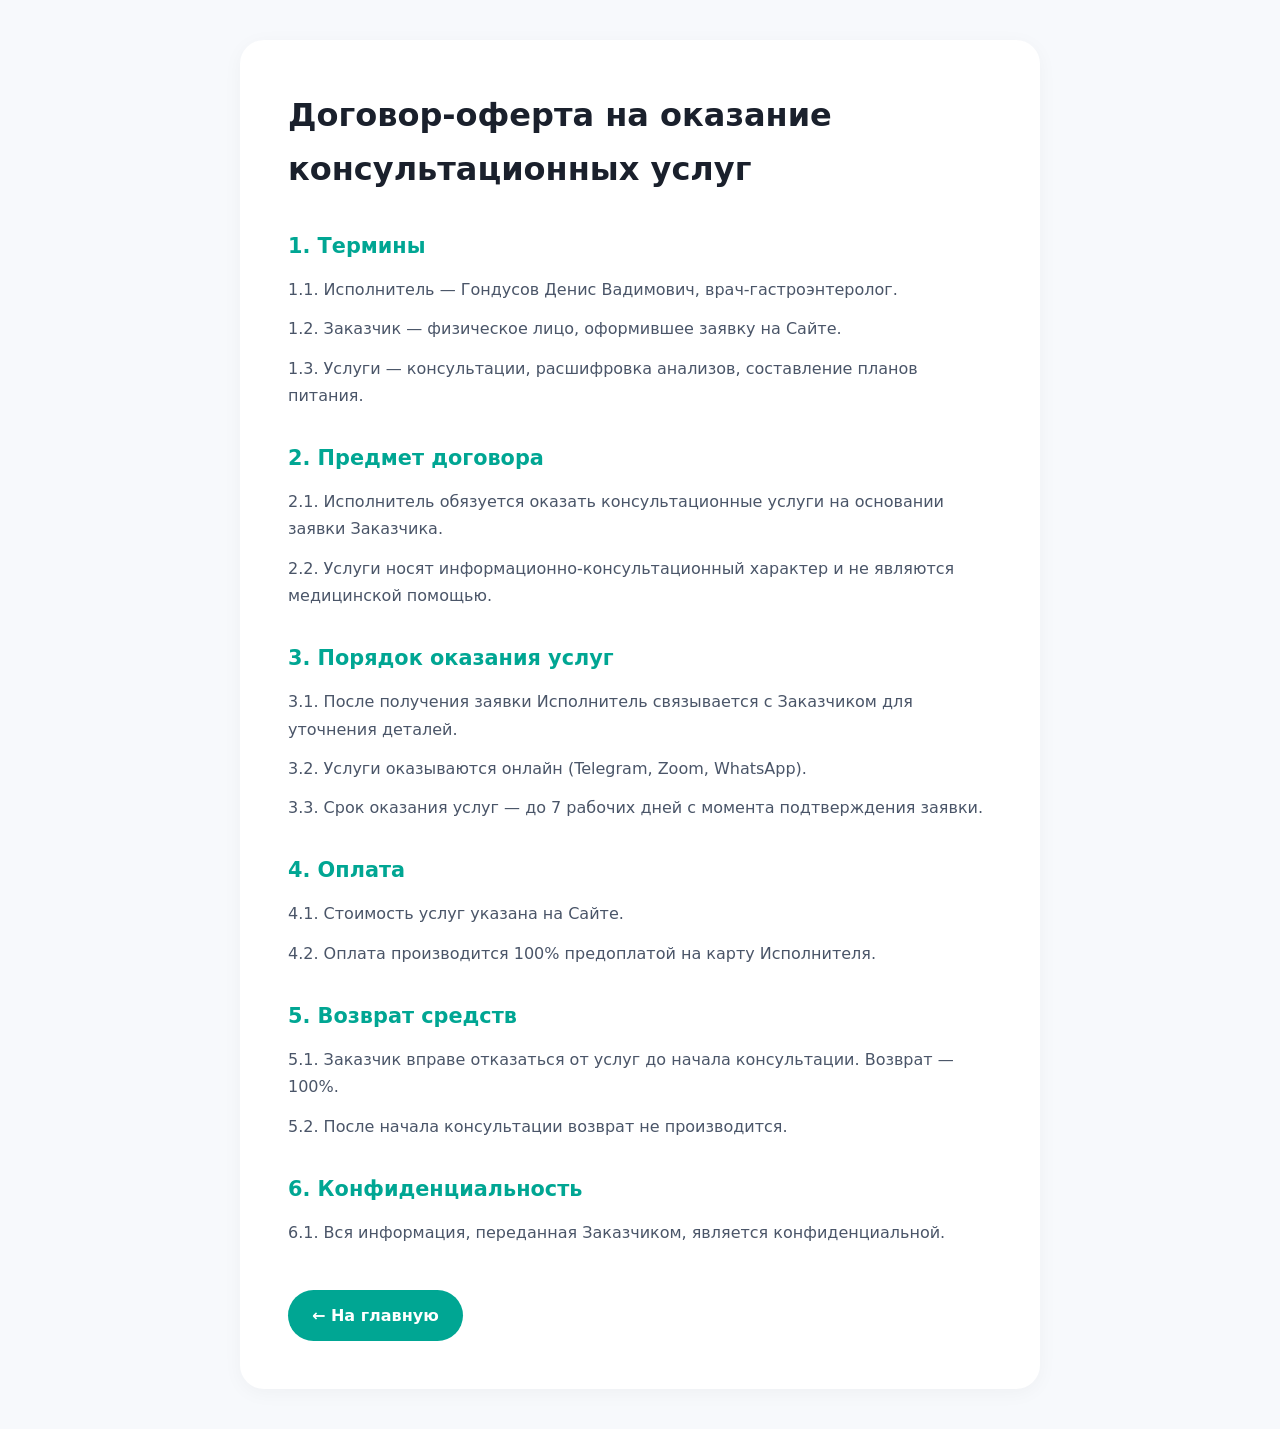
<file: offer.html>
<!DOCTYPE html>
<html lang="ru">
<head>
    <meta charset="UTF-8">
    <meta name="viewport" content="width=device-width, initial-scale=1.0">
    <title>Договор оферты | Доктор Гондусов</title>
    <meta name="robots" content="noindex">
    <link rel="icon" href="static/logo1.jpeg">
    <style>
        * { margin: 0; padding: 0; box-sizing: border-box; }
        body { font-family: system-ui, -apple-system, sans-serif; color: #1A202C; line-height: 1.7; padding: 40px 24px; background: #F7F9FC; }
        .container { max-width: 800px; margin: 0 auto; background: #fff; padding: 48px; border-radius: 24px; box-shadow: 0 4px 20px rgba(0,0,0,0.04); }
        h1 { font-size: 2rem; margin-bottom: 32px; color: #1A202C; }
        h2 { font-size: 1.3rem; margin-top: 32px; margin-bottom: 12px; color: #00A693; }
        p { margin-bottom: 12px; color: #4A5568; }
        ul { margin: 12px 0 20px 24px; color: #4A5568; }
        li { margin-bottom: 6px; }
        a { color: #00A693; text-decoration: underline; }
        .back { display: inline-block; margin-top: 32px; padding: 12px 24px; background: #00A693; color: #fff; border-radius: 100px; text-decoration: none; font-weight: 600; }
        .back:hover { background: #008f7e; }
        @media (max-width: 600px) { .container { padding: 24px 20px; } h1 { font-size: 1.5rem; } }
    </style>
</head>
<body>
    <div class="container">
        <h1>Договор-оферта на оказание консультационных услуг</h1>

        <h2>1. Термины</h2>
        <p>1.1. Исполнитель — Гондусов Денис Вадимович, врач-гастроэнтеролог.</p>
        <p>1.2. Заказчик — физическое лицо, оформившее заявку на Сайте.</p>
        <p>1.3. Услуги — консультации, расшифровка анализов, составление планов питания.</p>

        <h2>2. Предмет договора</h2>
        <p>2.1. Исполнитель обязуется оказать консультационные услуги на основании заявки Заказчика.</p>
        <p>2.2. Услуги носят информационно-консультационный характер и не являются медицинской помощью.</p>

        <h2>3. Порядок оказания услуг</h2>
        <p>3.1. После получения заявки Исполнитель связывается с Заказчиком для уточнения деталей.</p>
        <p>3.2. Услуги оказываются онлайн (Telegram, Zoom, WhatsApp).</p>
        <p>3.3. Срок оказания услуг — до 7 рабочих дней с момента подтверждения заявки.</p>

        <h2>4. Оплата</h2>
        <p>4.1. Стоимость услуг указана на Сайте.</p>
        <p>4.2. Оплата производится 100% предоплатой на карту Исполнителя.</p>

        <h2>5. Возврат средств</h2>
        <p>5.1. Заказчик вправе отказаться от услуг до начала консультации. Возврат — 100%.</p>
        <p>5.2. После начала консультации возврат не производится.</p>

        <h2>6. Конфиденциальность</h2>
        <p>6.1. Вся информация, переданная Заказчиком, является конфиденциальной.</p>

        <a href="." class="back">← На главную</a>
    </div>
</body>
</html>
</file>
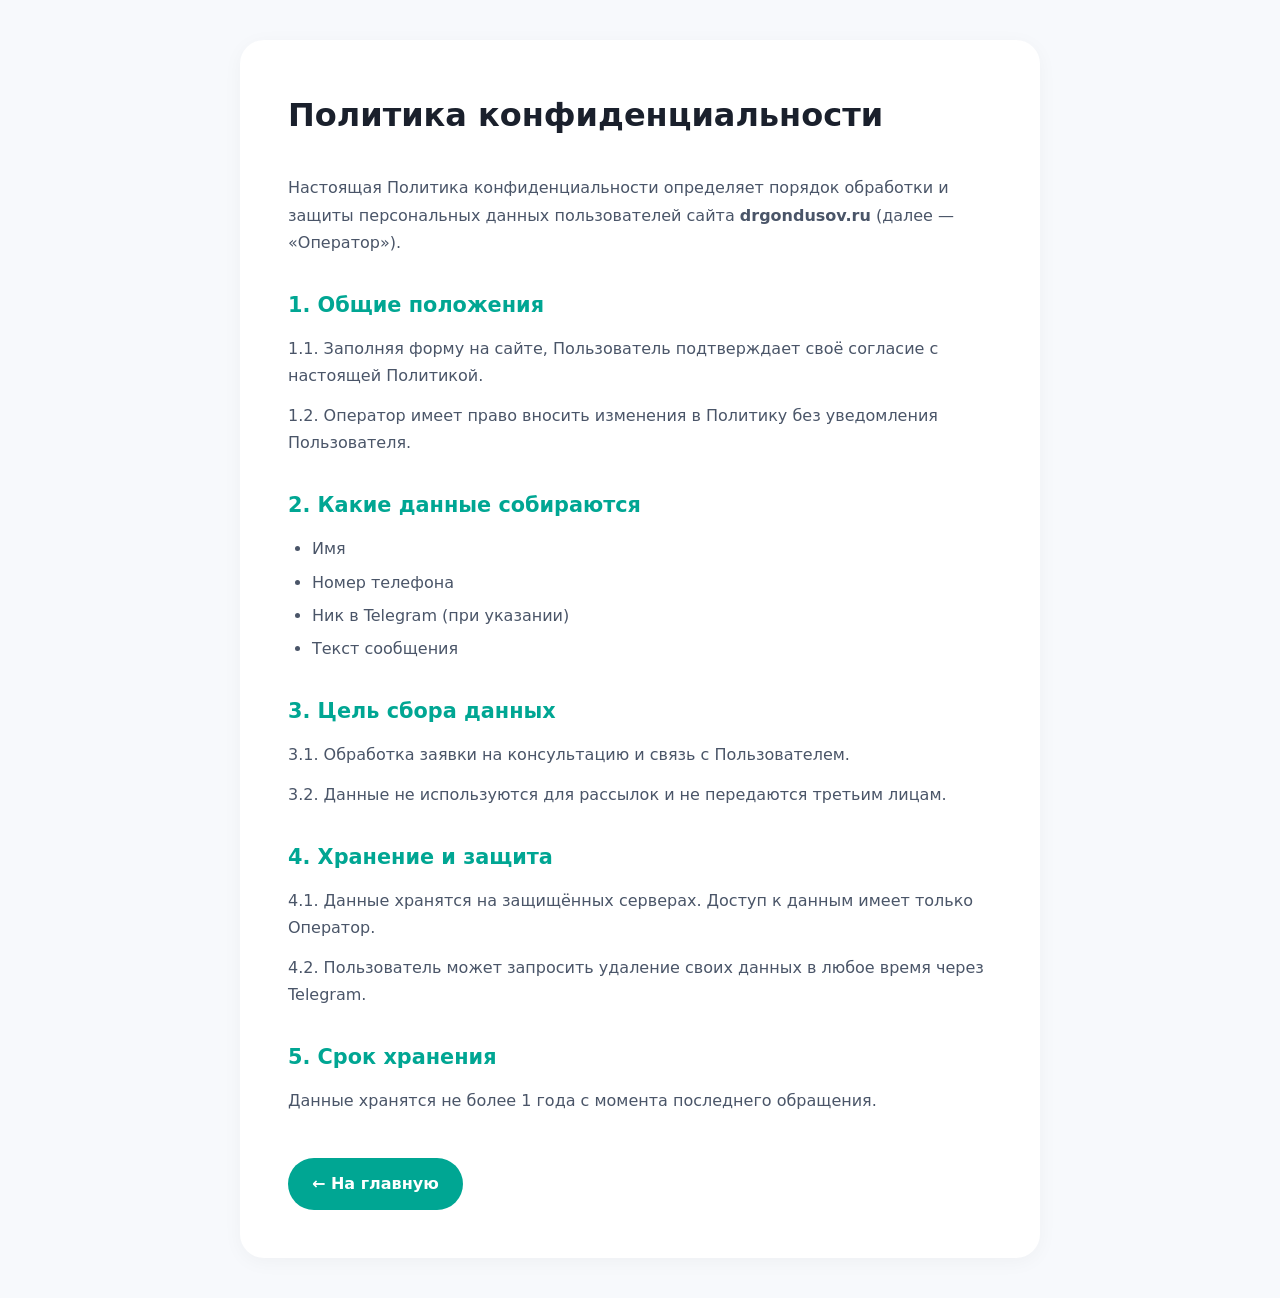
<file: privacy.html>
<!DOCTYPE html>
<html lang="ru">
<head>
    <meta charset="UTF-8">
    <meta name="viewport" content="width=device-width, initial-scale=1.0">
    <title>Политика конфиденциальности | Доктор Гондусов</title>
    <meta name="robots" content="noindex">
    <link rel="icon" href="static/logo1.jpeg">
    <style>
        * { margin: 0; padding: 0; box-sizing: border-box; }
        body { font-family: system-ui, -apple-system, sans-serif; color: #1A202C; line-height: 1.7; padding: 40px 24px; background: #F7F9FC; }
        .container { max-width: 800px; margin: 0 auto; background: #fff; padding: 48px; border-radius: 24px; box-shadow: 0 4px 20px rgba(0,0,0,0.04); }
        h1 { font-size: 2rem; margin-bottom: 32px; color: #1A202C; }
        h2 { font-size: 1.3rem; margin-top: 32px; margin-bottom: 12px; color: #00A693; }
        p { margin-bottom: 12px; color: #4A5568; }
        ul { margin: 12px 0 20px 24px; color: #4A5568; }
        li { margin-bottom: 6px; }
        a { color: #00A693; text-decoration: underline; }
        a:hover { color: #008f7e; }
        .back { display: inline-block; margin-top: 32px; padding: 12px 24px; background: #00A693; color: #fff; border-radius: 100px; text-decoration: none; font-weight: 600; }
        .back:hover { background: #008f7e; }
        @media (max-width: 600px) { .container { padding: 24px 20px; } h1 { font-size: 1.5rem; } }
    </style>
</head>
<body>
    <div class="container">
        <h1>Политика конфиденциальности</h1>
        <p>Настоящая Политика конфиденциальности определяет порядок обработки и защиты персональных данных пользователей сайта <strong>drgondusov.ru</strong> (далее — «Оператор»).</p>

        <h2>1. Общие положения</h2>
        <p>1.1. Заполняя форму на сайте, Пользователь подтверждает своё согласие с настоящей Политикой.</p>
        <p>1.2. Оператор имеет право вносить изменения в Политику без уведомления Пользователя.</p>

        <h2>2. Какие данные собираются</h2>
        <ul>
            <li>Имя</li>
            <li>Номер телефона</li>
            <li>Ник в Telegram (при указании)</li>
            <li>Текст сообщения</li>
        </ul>

        <h2>3. Цель сбора данных</h2>
        <p>3.1. Обработка заявки на консультацию и связь с Пользователем.</p>
        <p>3.2. Данные не используются для рассылок и не передаются третьим лицам.</p>

        <h2>4. Хранение и защита</h2>
        <p>4.1. Данные хранятся на защищённых серверах. Доступ к данным имеет только Оператор.</p>
        <p>4.2. Пользователь может запросить удаление своих данных в любое время через Telegram.</p>

        <h2>5. Срок хранения</h2>
        <p>Данные хранятся не более 1 года с момента последнего обращения.</p>

        <a href="." class="back">← На главную</a>
    </div>
</body>
</html>
</file>
